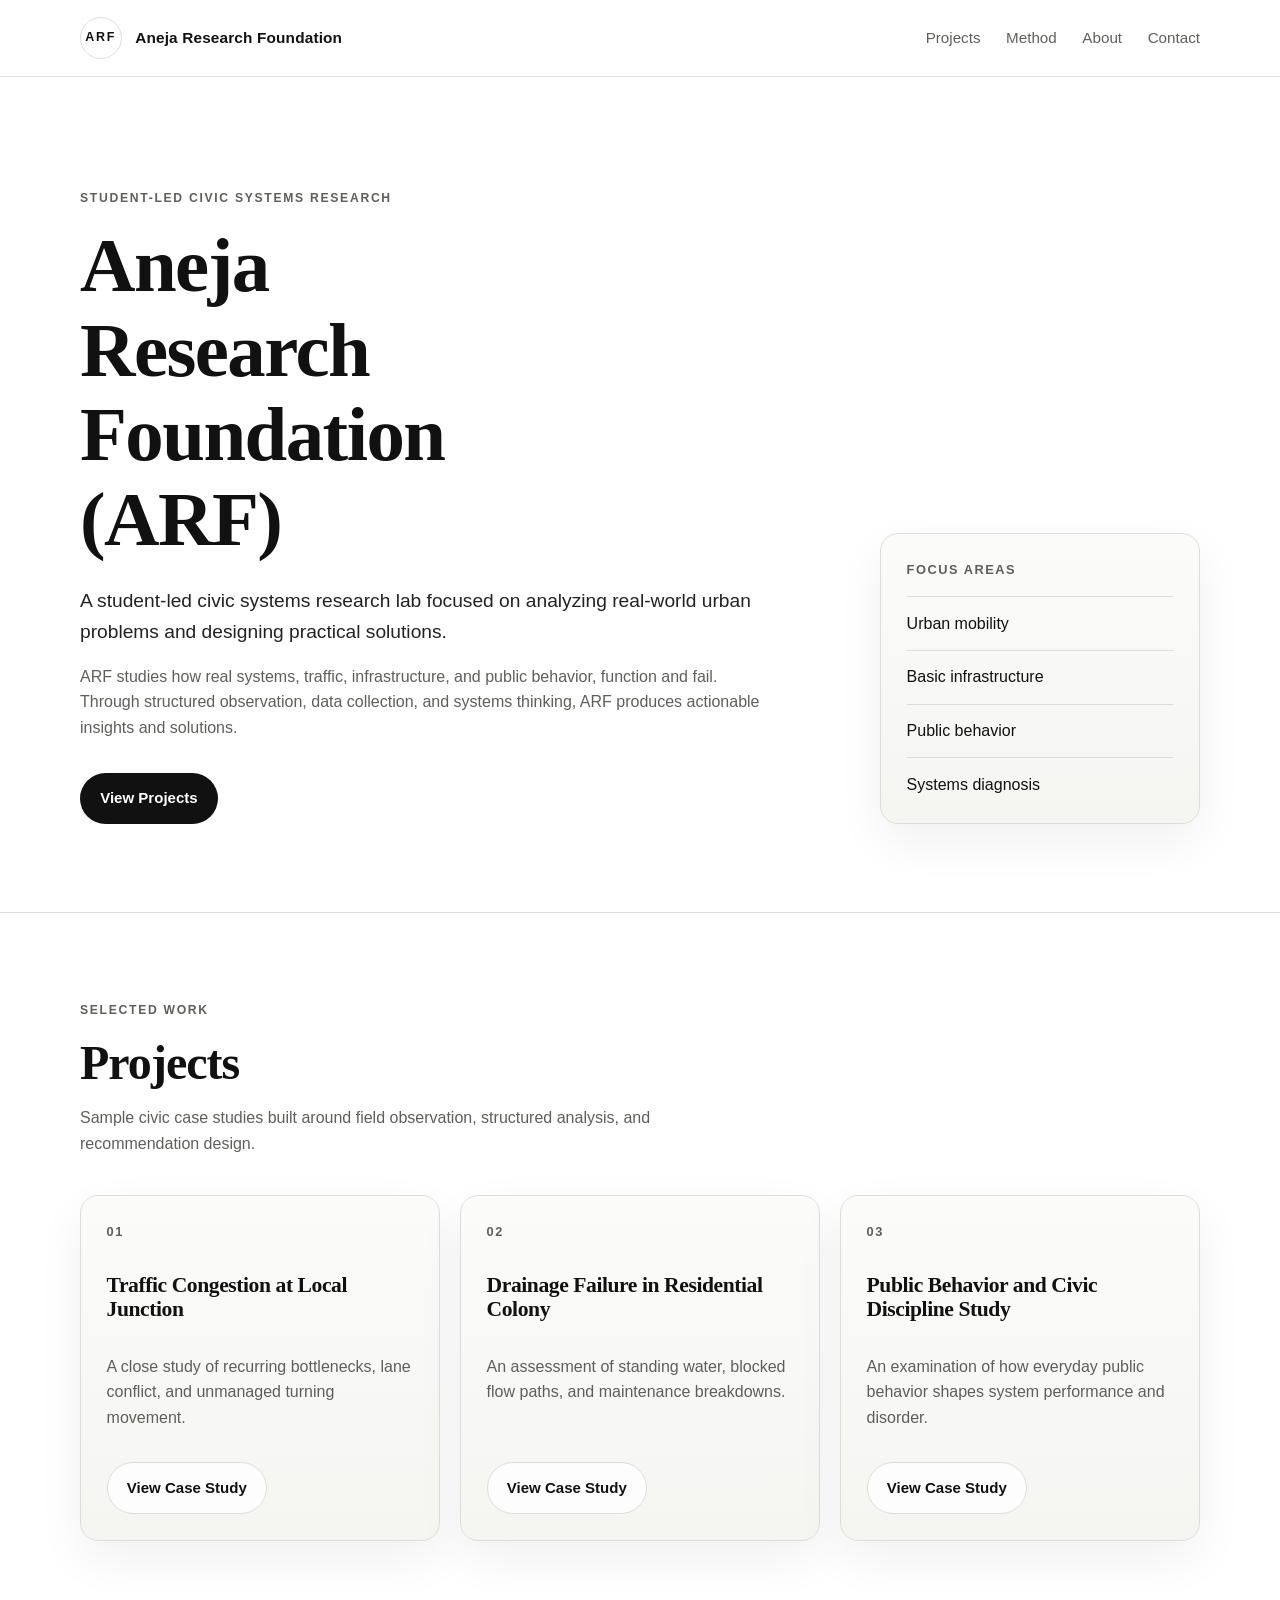
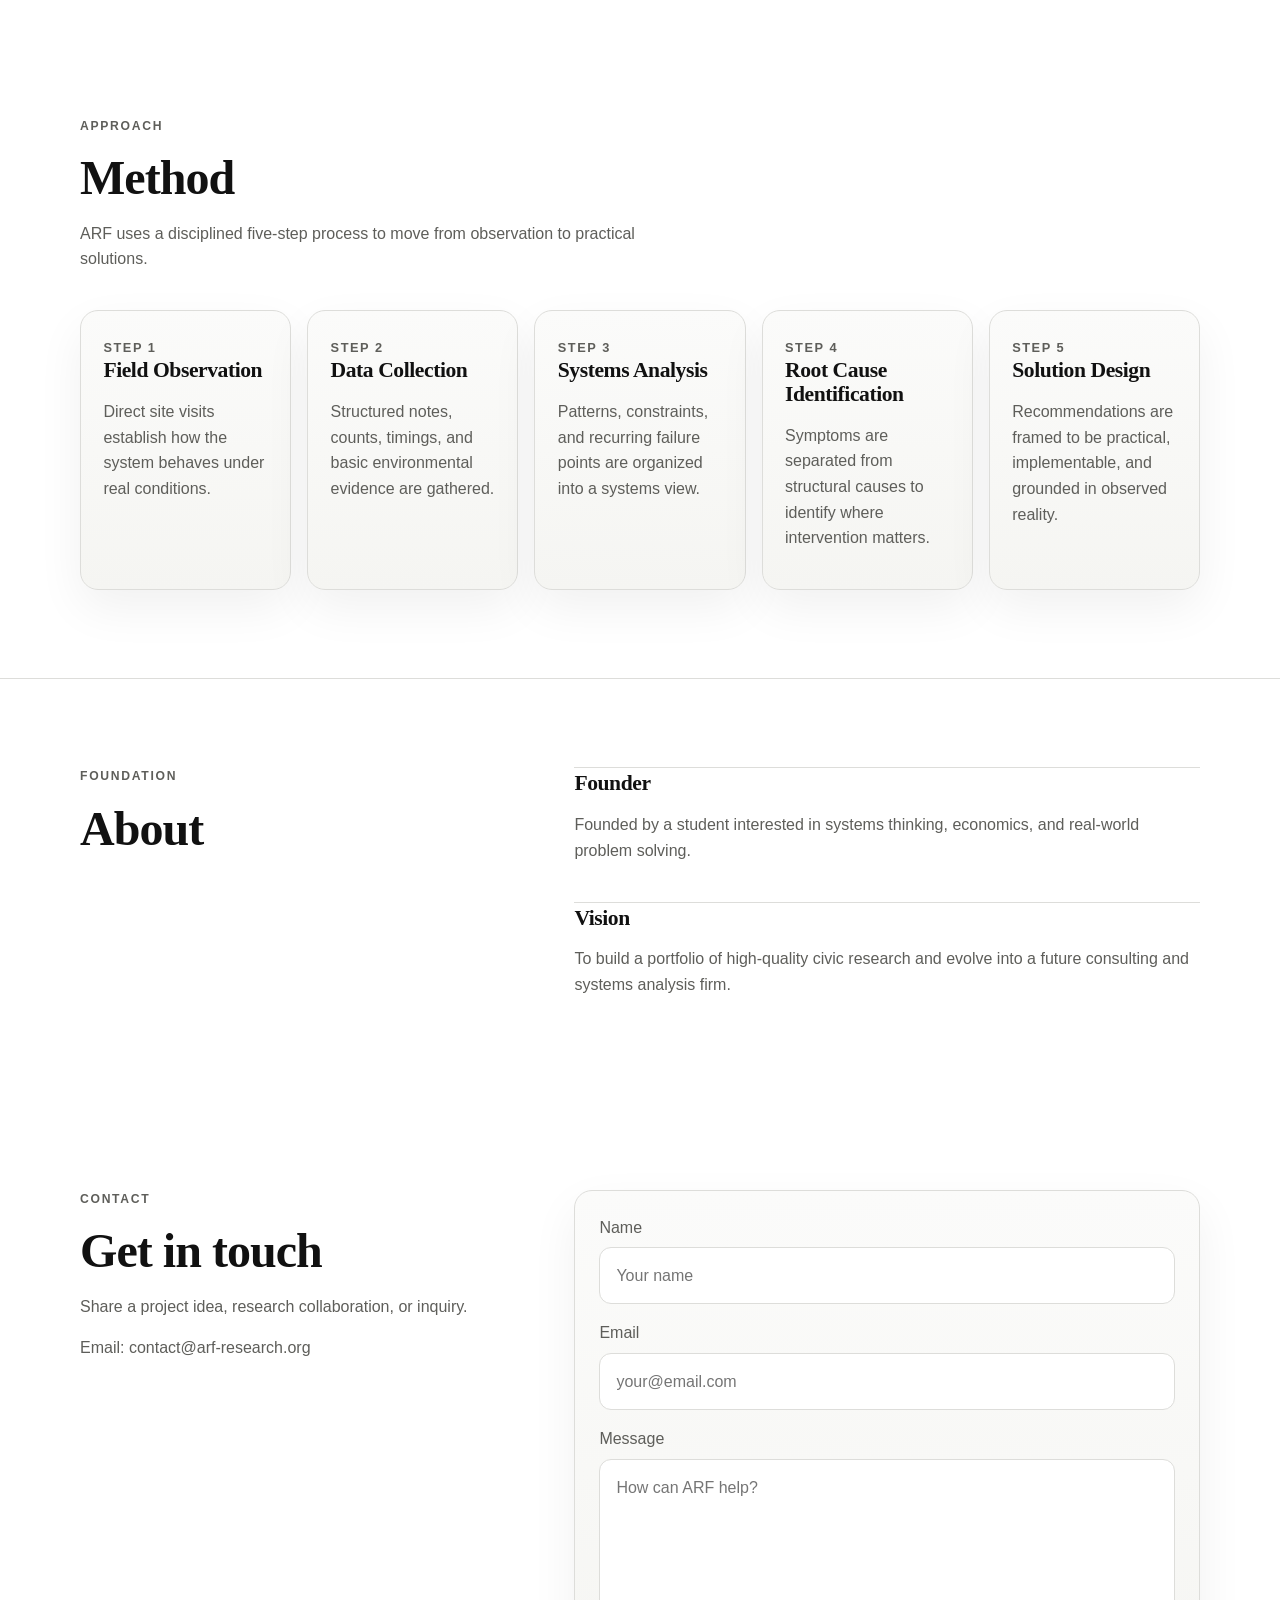
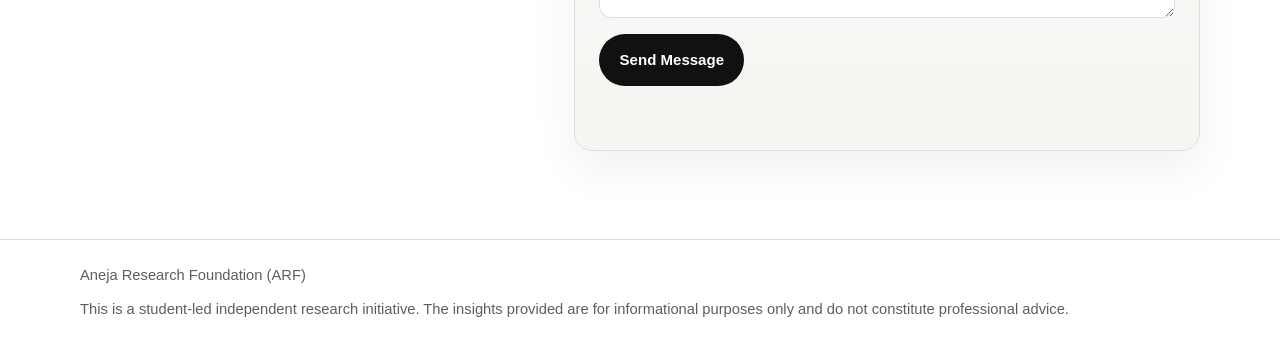
<file: index.html>
<!DOCTYPE html>
<html lang="en">
<head>
  <meta charset="UTF-8">
  <meta name="viewport" content="width=device-width, initial-scale=1.0">
  <title>Aneja Research Foundation (ARF)</title>
  <meta
    name="description"
    content="Aneja Research Foundation (ARF) is a student-led civic systems research lab focused on analyzing real-world urban problems and designing practical solutions."
  >
  <link rel="stylesheet" href="styles.css">
</head>
<body>
  <header class="site-header">
    <div class="container header-inner">
      <a class="brand" href="#home" aria-label="Aneja Research Foundation home">
        <span class="brand-mark">ARF</span>
        <span class="brand-text">Aneja Research Foundation</span>
      </a>
      <button class="nav-toggle" type="button" aria-expanded="false" aria-controls="site-nav">
        <span></span>
        <span></span>
      </button>
      <nav class="site-nav" id="site-nav" aria-label="Primary navigation">
        <a href="#projects">Projects</a>
        <a href="#method">Method</a>
        <a href="#about">About</a>
        <a href="#contact">Contact</a>
      </nav>
    </div>
  </header>

  <main>
    <section class="hero section" id="home">
      <div class="container hero-layout">
        <div class="hero-copy">
          <p class="eyebrow">Student-led civic systems research</p>
          <h1>Aneja Research Foundation (ARF)</h1>
          <p class="hero-subtitle">
            A student-led civic systems research lab focused on analyzing real-world urban problems and designing practical solutions.
          </p>
          <p class="hero-description">
            ARF studies how real systems, traffic, infrastructure, and public behavior, function and fail.
            Through structured observation, data collection, and systems thinking, ARF produces actionable insights and solutions.
          </p>
          <div class="hero-actions">
            <a class="button button-primary" href="#projects">View Projects</a>
          </div>
        </div>
        <aside class="hero-panel" aria-label="Research focus areas">
          <div class="panel-card">
            <p class="panel-label">Focus Areas</p>
            <ul class="focus-list">
              <li>Urban mobility</li>
              <li>Basic infrastructure</li>
              <li>Public behavior</li>
              <li>Systems diagnosis</li>
            </ul>
          </div>
        </aside>
      </div>
    </section>

    <section class="section section-border" id="projects">
      <div class="container">
        <div class="section-heading">
          <p class="eyebrow">Selected work</p>
          <h2>Projects</h2>
          <p>
            Sample civic case studies built around field observation, structured analysis, and recommendation design.
          </p>
        </div>
        <div class="project-grid">
          <article class="project-card">
            <p class="card-index">01</p>
            <h3>Traffic Congestion at Local Junction</h3>
            <p>A close study of recurring bottlenecks, lane conflict, and unmanaged turning movement.</p>
            <a class="button button-secondary" href="projects/traffic-congestion.html">View Case Study</a>
          </article>
          <article class="project-card">
            <p class="card-index">02</p>
            <h3>Drainage Failure in Residential Colony</h3>
            <p>An assessment of standing water, blocked flow paths, and maintenance breakdowns.</p>
            <a class="button button-secondary" href="projects/drainage-failure.html">View Case Study</a>
          </article>
          <article class="project-card">
            <p class="card-index">03</p>
            <h3>Public Behavior and Civic Discipline Study</h3>
            <p>An examination of how everyday public behavior shapes system performance and disorder.</p>
            <a class="button button-secondary" href="projects/public-behavior.html">View Case Study</a>
          </article>
        </div>
      </div>
    </section>

    <section class="section" id="method">
      <div class="container">
        <div class="section-heading">
          <p class="eyebrow">Approach</p>
          <h2>Method</h2>
          <p>
            ARF uses a disciplined five-step process to move from observation to practical solutions.
          </p>
        </div>
        <div class="method-list">
          <article class="method-item">
            <span class="method-step">Step 1</span>
            <h3>Field Observation</h3>
            <p>Direct site visits establish how the system behaves under real conditions.</p>
          </article>
          <article class="method-item">
            <span class="method-step">Step 2</span>
            <h3>Data Collection</h3>
            <p>Structured notes, counts, timings, and basic environmental evidence are gathered.</p>
          </article>
          <article class="method-item">
            <span class="method-step">Step 3</span>
            <h3>Systems Analysis</h3>
            <p>Patterns, constraints, and recurring failure points are organized into a systems view.</p>
          </article>
          <article class="method-item">
            <span class="method-step">Step 4</span>
            <h3>Root Cause Identification</h3>
            <p>Symptoms are separated from structural causes to identify where intervention matters.</p>
          </article>
          <article class="method-item">
            <span class="method-step">Step 5</span>
            <h3>Solution Design</h3>
            <p>Recommendations are framed to be practical, implementable, and grounded in observed reality.</p>
          </article>
        </div>
      </div>
    </section>

    <section class="section section-border" id="about">
      <div class="container about-grid">
        <div class="section-heading section-heading-tight">
          <p class="eyebrow">Foundation</p>
          <h2>About</h2>
        </div>
        <div class="about-copy">
          <div class="about-block">
            <h3>Founder</h3>
            <p>Founded by a student interested in systems thinking, economics, and real-world problem solving.</p>
          </div>
          <div class="about-block">
            <h3>Vision</h3>
            <p>To build a portfolio of high-quality civic research and evolve into a future consulting and systems analysis firm.</p>
          </div>
        </div>
      </div>
    </section>

    <section class="section" id="contact">
      <div class="container contact-grid">
        <div class="section-heading section-heading-tight">
          <p class="eyebrow">Contact</p>
          <h2>Get in touch</h2>
          <p>
            Share a project idea, research collaboration, or inquiry.
          </p>
          <p class="contact-email">Email: contact@arf-research.org</p>
        </div>
        <form class="contact-form" id="contact-form">
          <label>
            <span>Name</span>
            <input type="text" name="name" placeholder="Your name" required>
          </label>
          <label>
            <span>Email</span>
            <input type="email" name="email" placeholder="your@email.com" required>
          </label>
          <label>
            <span>Message</span>
            <textarea name="message" rows="5" placeholder="How can ARF help?" required></textarea>
          </label>
          <button class="button button-primary" type="submit">Send Message</button>
          <p class="form-note" id="form-note" aria-live="polite"></p>
        </form>
      </div>
    </section>
  </main>

  <footer class="site-footer">
    <div class="container footer-inner">
      <p>Aneja Research Foundation (ARF)</p>
      <p>
        This is a student-led independent research initiative. The insights provided are for informational purposes only and do not constitute professional advice.
      </p>
    </div>
  </footer>

  <script src="script.js"></script>
</body>
</html>
</file>
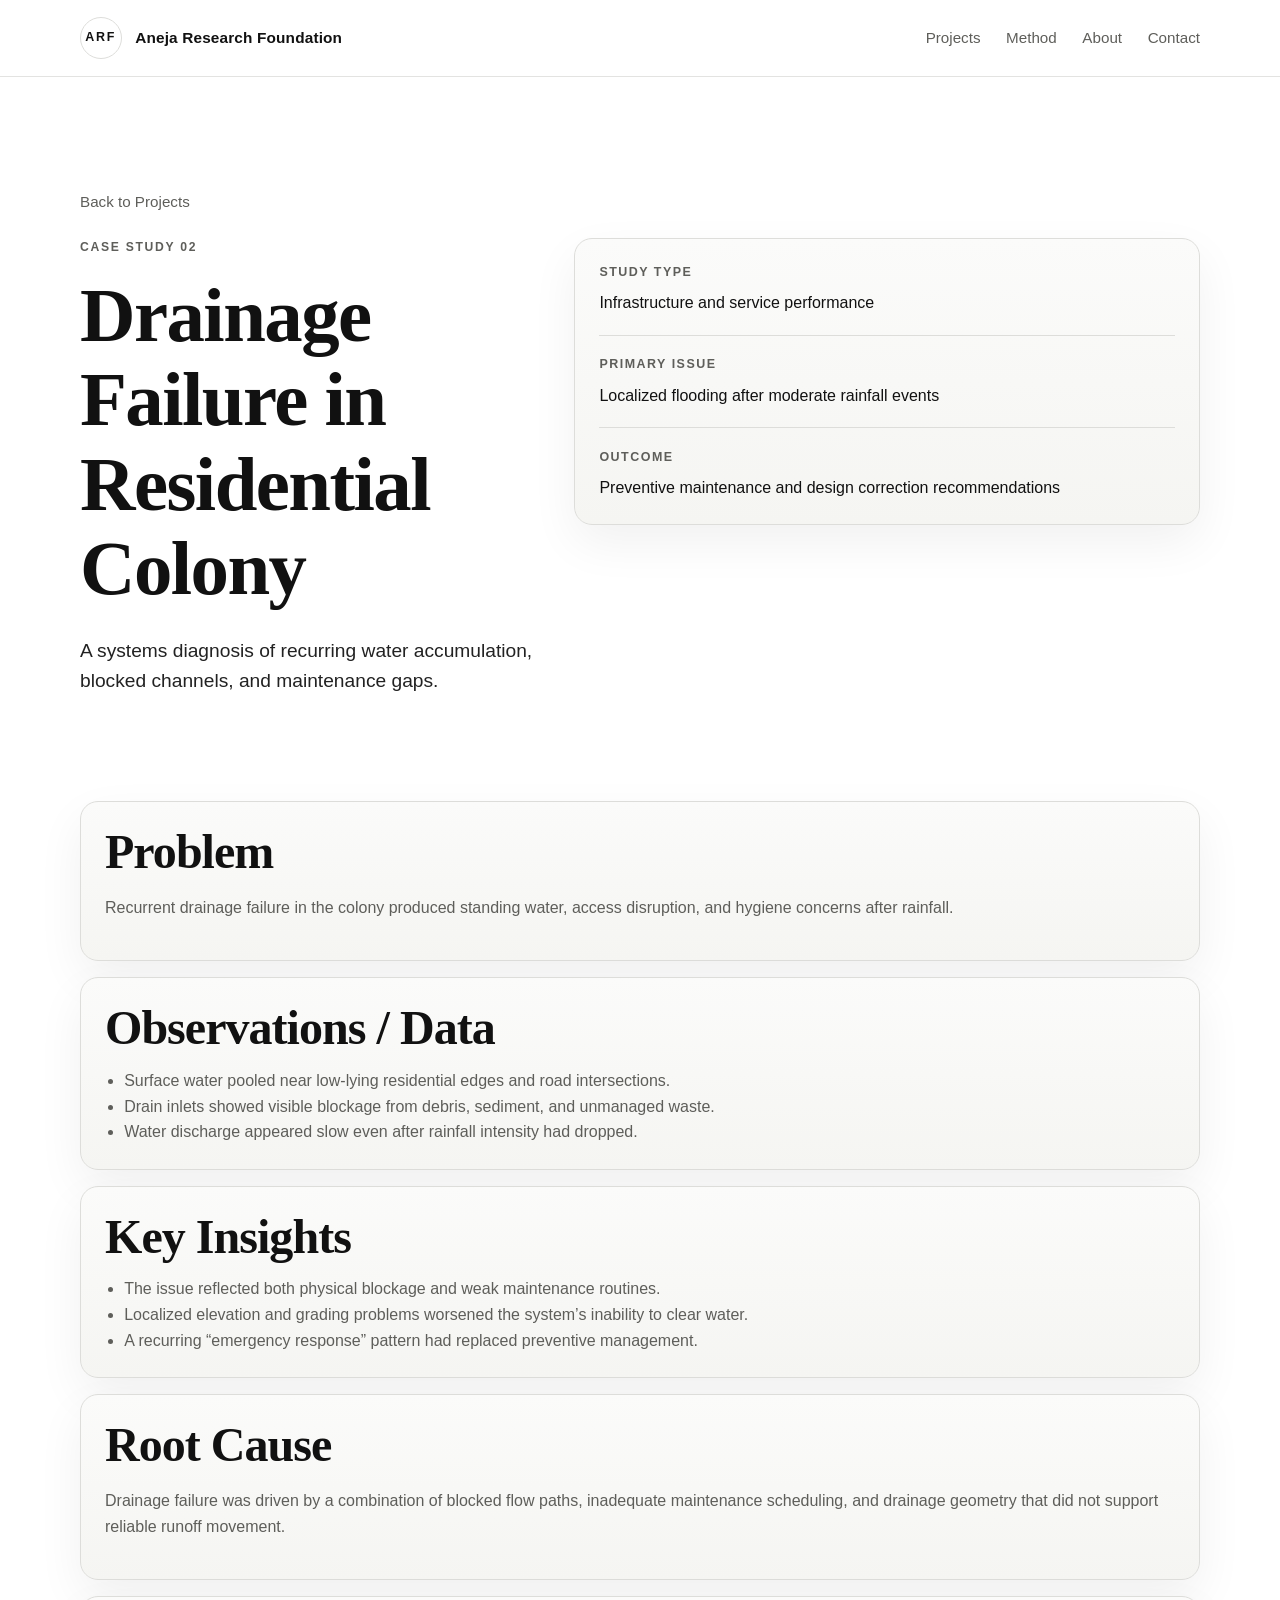
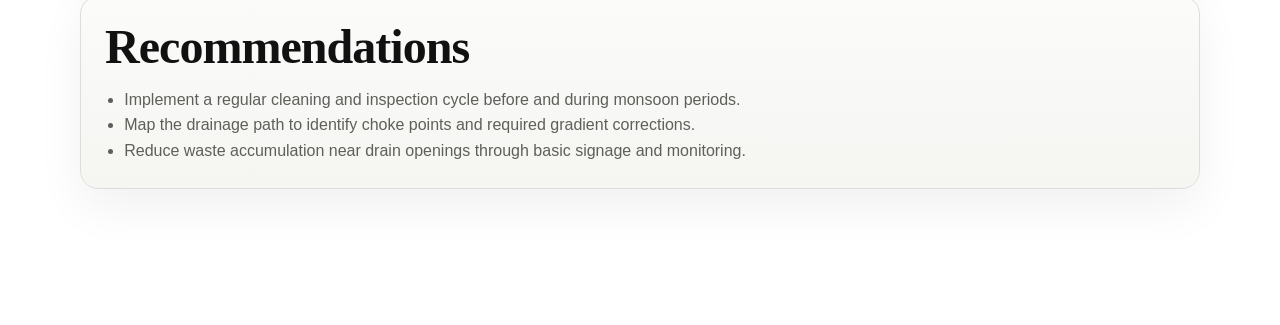
<file: drainage-failure.html>
<!DOCTYPE html>
<html lang="en">
<head>
  <meta charset="UTF-8">
  <meta name="viewport" content="width=device-width, initial-scale=1.0">
  <title>Drainage Failure in Residential Colony | ARF</title>
  <meta
    name="description"
    content="Case study from Aneja Research Foundation on drainage failure in a residential colony."
  >
  <link rel="stylesheet" href="../styles.css">
</head>
<body>
  <header class="site-header">
    <div class="container header-inner">
      <a class="brand" href="../index.html">
        <span class="brand-mark">ARF</span>
        <span class="brand-text">Aneja Research Foundation</span>
      </a>
      <button class="nav-toggle" type="button" aria-expanded="false" aria-controls="site-nav">
        <span></span>
        <span></span>
      </button>
      <nav class="site-nav" id="site-nav" aria-label="Primary navigation">
        <a href="../index.html#projects">Projects</a>
        <a href="../index.html#method">Method</a>
        <a href="../index.html#about">About</a>
        <a href="../index.html#contact">Contact</a>
      </nav>
    </div>
  </header>

  <main class="case-hero">
    <div class="container">
      <a class="back-link" href="../index.html#projects">Back to Projects</a>
      <div class="case-layout">
        <div>
          <p class="eyebrow">Case Study 02</p>
          <h1>Drainage Failure in Residential Colony</h1>
          <p class="hero-subtitle">
            A systems diagnosis of recurring water accumulation, blocked channels, and maintenance gaps.
          </p>
        </div>
        <aside class="case-summary">
          <dl>
            <div>
              <dt>Study Type</dt>
              <dd>Infrastructure and service performance</dd>
            </div>
            <div>
              <dt>Primary Issue</dt>
              <dd>Localized flooding after moderate rainfall events</dd>
            </div>
            <div>
              <dt>Outcome</dt>
              <dd>Preventive maintenance and design correction recommendations</dd>
            </div>
          </dl>
        </aside>
      </div>

      <div class="case-sections section">
        <section class="case-section">
          <h2>Problem</h2>
          <p>
            Recurrent drainage failure in the colony produced standing water, access disruption, and hygiene concerns after rainfall.
          </p>
        </section>

        <section class="case-section">
          <h2>Observations / Data</h2>
          <ul>
            <li>Surface water pooled near low-lying residential edges and road intersections.</li>
            <li>Drain inlets showed visible blockage from debris, sediment, and unmanaged waste.</li>
            <li>Water discharge appeared slow even after rainfall intensity had dropped.</li>
          </ul>
        </section>

        <section class="case-section">
          <h2>Key Insights</h2>
          <ul>
            <li>The issue reflected both physical blockage and weak maintenance routines.</li>
            <li>Localized elevation and grading problems worsened the system’s inability to clear water.</li>
            <li>A recurring “emergency response” pattern had replaced preventive management.</li>
          </ul>
        </section>

        <section class="case-section">
          <h2>Root Cause</h2>
          <p>
            Drainage failure was driven by a combination of blocked flow paths, inadequate maintenance scheduling, and drainage geometry that did not support reliable runoff movement.
          </p>
        </section>

        <section class="case-section">
          <h2>Recommendations</h2>
          <ul>
            <li>Implement a regular cleaning and inspection cycle before and during monsoon periods.</li>
            <li>Map the drainage path to identify choke points and required gradient corrections.</li>
            <li>Reduce waste accumulation near drain openings through basic signage and monitoring.</li>
          </ul>
        </section>
      </div>
    </div>
  </main>
  <script src="../script.js"></script>
</body>
</html>
</file>
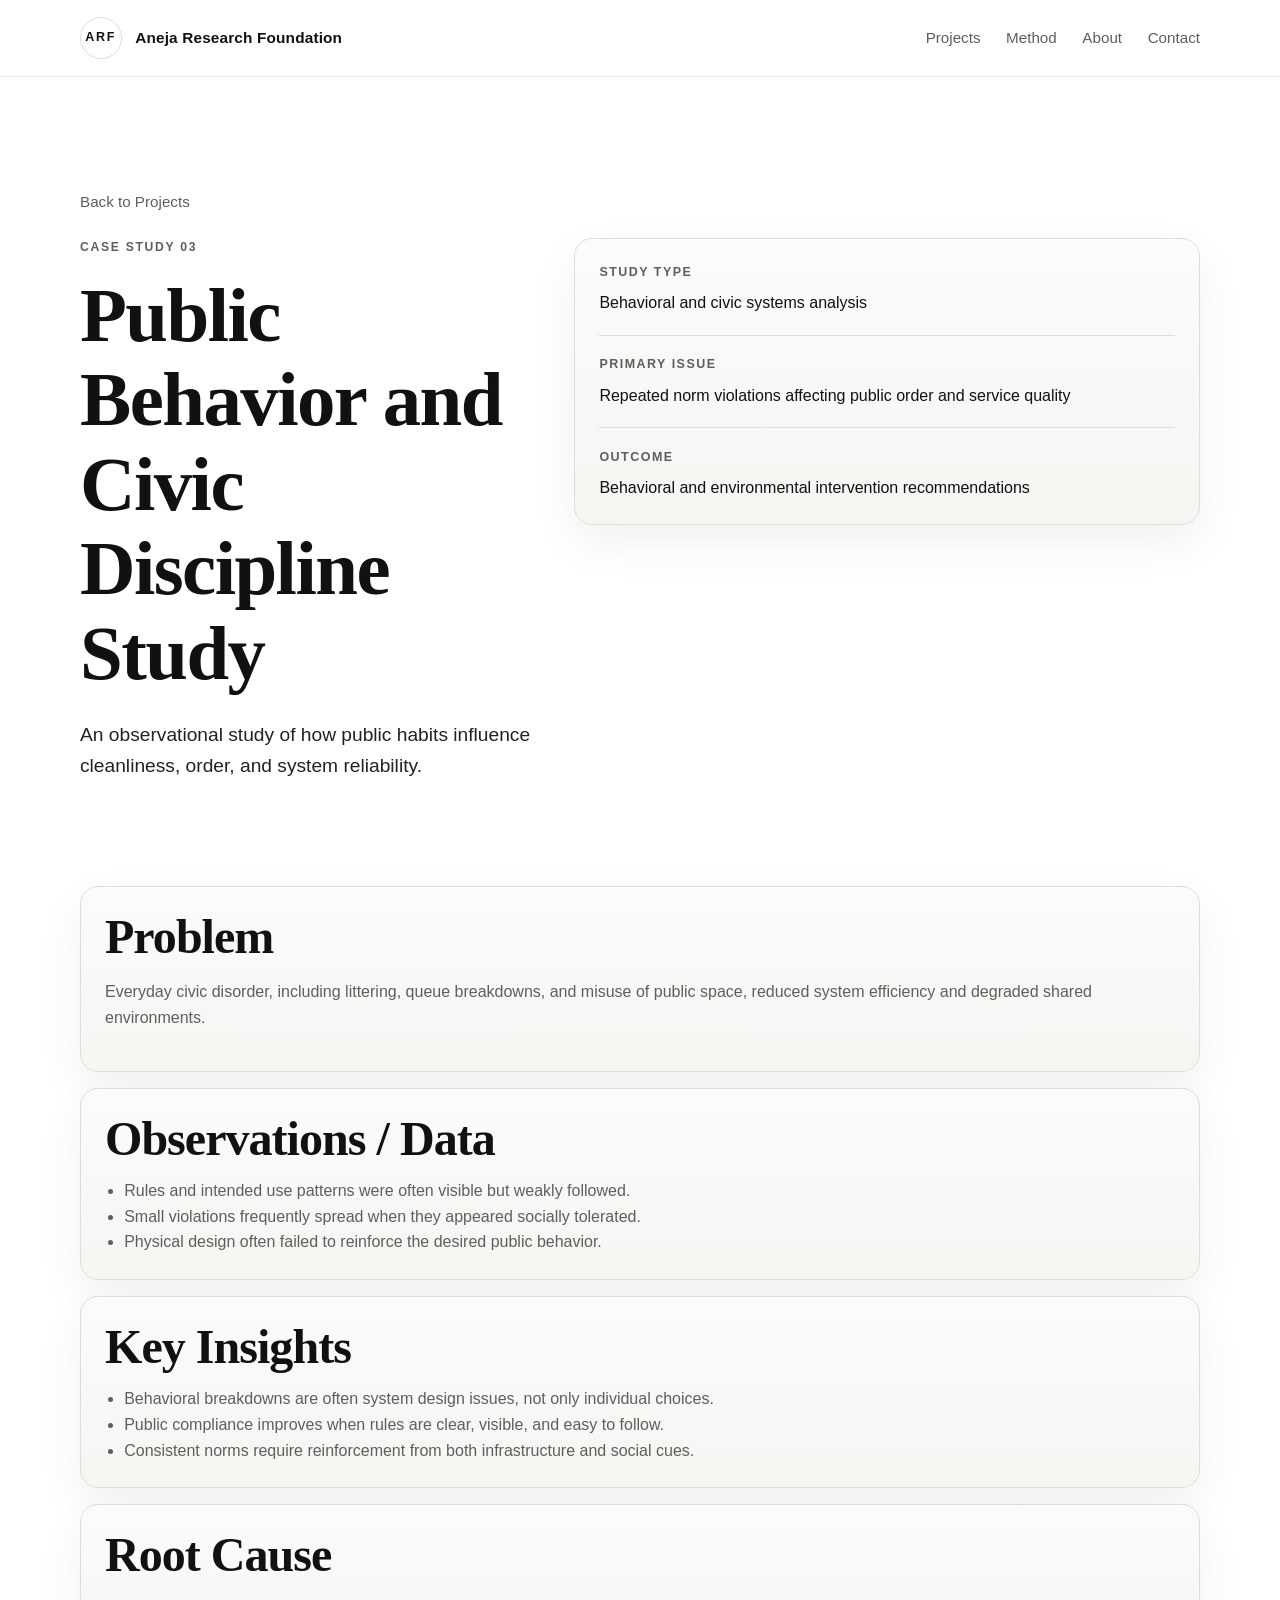
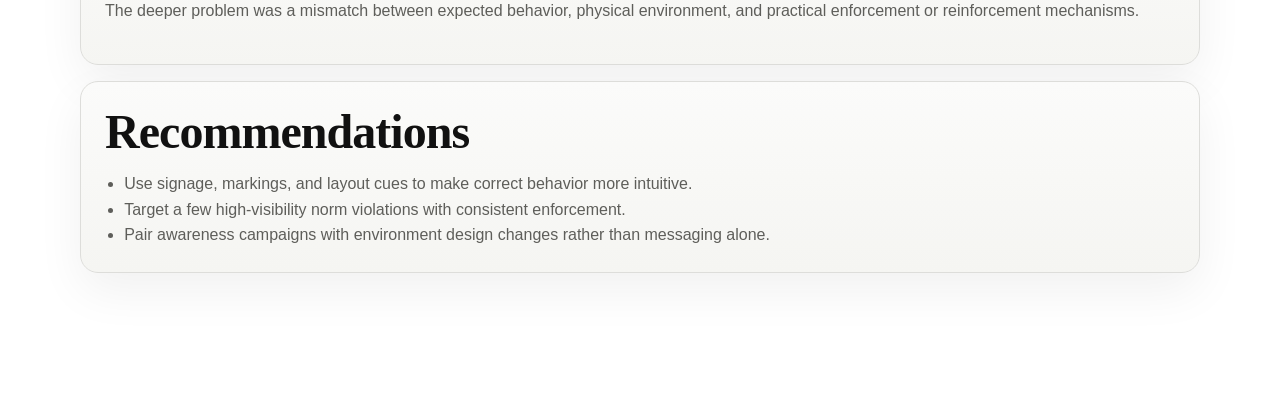
<file: public-behavior.html>
<!DOCTYPE html>
<html lang="en">
<head>
  <meta charset="UTF-8">
  <meta name="viewport" content="width=device-width, initial-scale=1.0">
  <title>Public Behavior and Civic Discipline Study | ARF</title>
  <meta
    name="description"
    content="Case study from Aneja Research Foundation on public behavior and civic discipline."
  >
  <link rel="stylesheet" href="../styles.css">
</head>
<body>
  <header class="site-header">
    <div class="container header-inner">
      <a class="brand" href="../index.html">
        <span class="brand-mark">ARF</span>
        <span class="brand-text">Aneja Research Foundation</span>
      </a>
      <button class="nav-toggle" type="button" aria-expanded="false" aria-controls="site-nav">
        <span></span>
        <span></span>
      </button>
      <nav class="site-nav" id="site-nav" aria-label="Primary navigation">
        <a href="../index.html#projects">Projects</a>
        <a href="../index.html#method">Method</a>
        <a href="../index.html#about">About</a>
        <a href="../index.html#contact">Contact</a>
      </nav>
    </div>
  </header>

  <main class="case-hero">
    <div class="container">
      <a class="back-link" href="../index.html#projects">Back to Projects</a>
      <div class="case-layout">
        <div>
          <p class="eyebrow">Case Study 03</p>
          <h1>Public Behavior and Civic Discipline Study</h1>
          <p class="hero-subtitle">
            An observational study of how public habits influence cleanliness, order, and system reliability.
          </p>
        </div>
        <aside class="case-summary">
          <dl>
            <div>
              <dt>Study Type</dt>
              <dd>Behavioral and civic systems analysis</dd>
            </div>
            <div>
              <dt>Primary Issue</dt>
              <dd>Repeated norm violations affecting public order and service quality</dd>
            </div>
            <div>
              <dt>Outcome</dt>
              <dd>Behavioral and environmental intervention recommendations</dd>
            </div>
          </dl>
        </aside>
      </div>

      <div class="case-sections section">
        <section class="case-section">
          <h2>Problem</h2>
          <p>
            Everyday civic disorder, including littering, queue breakdowns, and misuse of public space, reduced system efficiency and degraded shared environments.
          </p>
        </section>

        <section class="case-section">
          <h2>Observations / Data</h2>
          <ul>
            <li>Rules and intended use patterns were often visible but weakly followed.</li>
            <li>Small violations frequently spread when they appeared socially tolerated.</li>
            <li>Physical design often failed to reinforce the desired public behavior.</li>
          </ul>
        </section>

        <section class="case-section">
          <h2>Key Insights</h2>
          <ul>
            <li>Behavioral breakdowns are often system design issues, not only individual choices.</li>
            <li>Public compliance improves when rules are clear, visible, and easy to follow.</li>
            <li>Consistent norms require reinforcement from both infrastructure and social cues.</li>
          </ul>
        </section>

        <section class="case-section">
          <h2>Root Cause</h2>
          <p>
            The deeper problem was a mismatch between expected behavior, physical environment, and practical enforcement or reinforcement mechanisms.
          </p>
        </section>

        <section class="case-section">
          <h2>Recommendations</h2>
          <ul>
            <li>Use signage, markings, and layout cues to make correct behavior more intuitive.</li>
            <li>Target a few high-visibility norm violations with consistent enforcement.</li>
            <li>Pair awareness campaigns with environment design changes rather than messaging alone.</li>
          </ul>
        </section>
      </div>
    </div>
  </main>
  <script src="../script.js"></script>
</body>
</html>
</file>
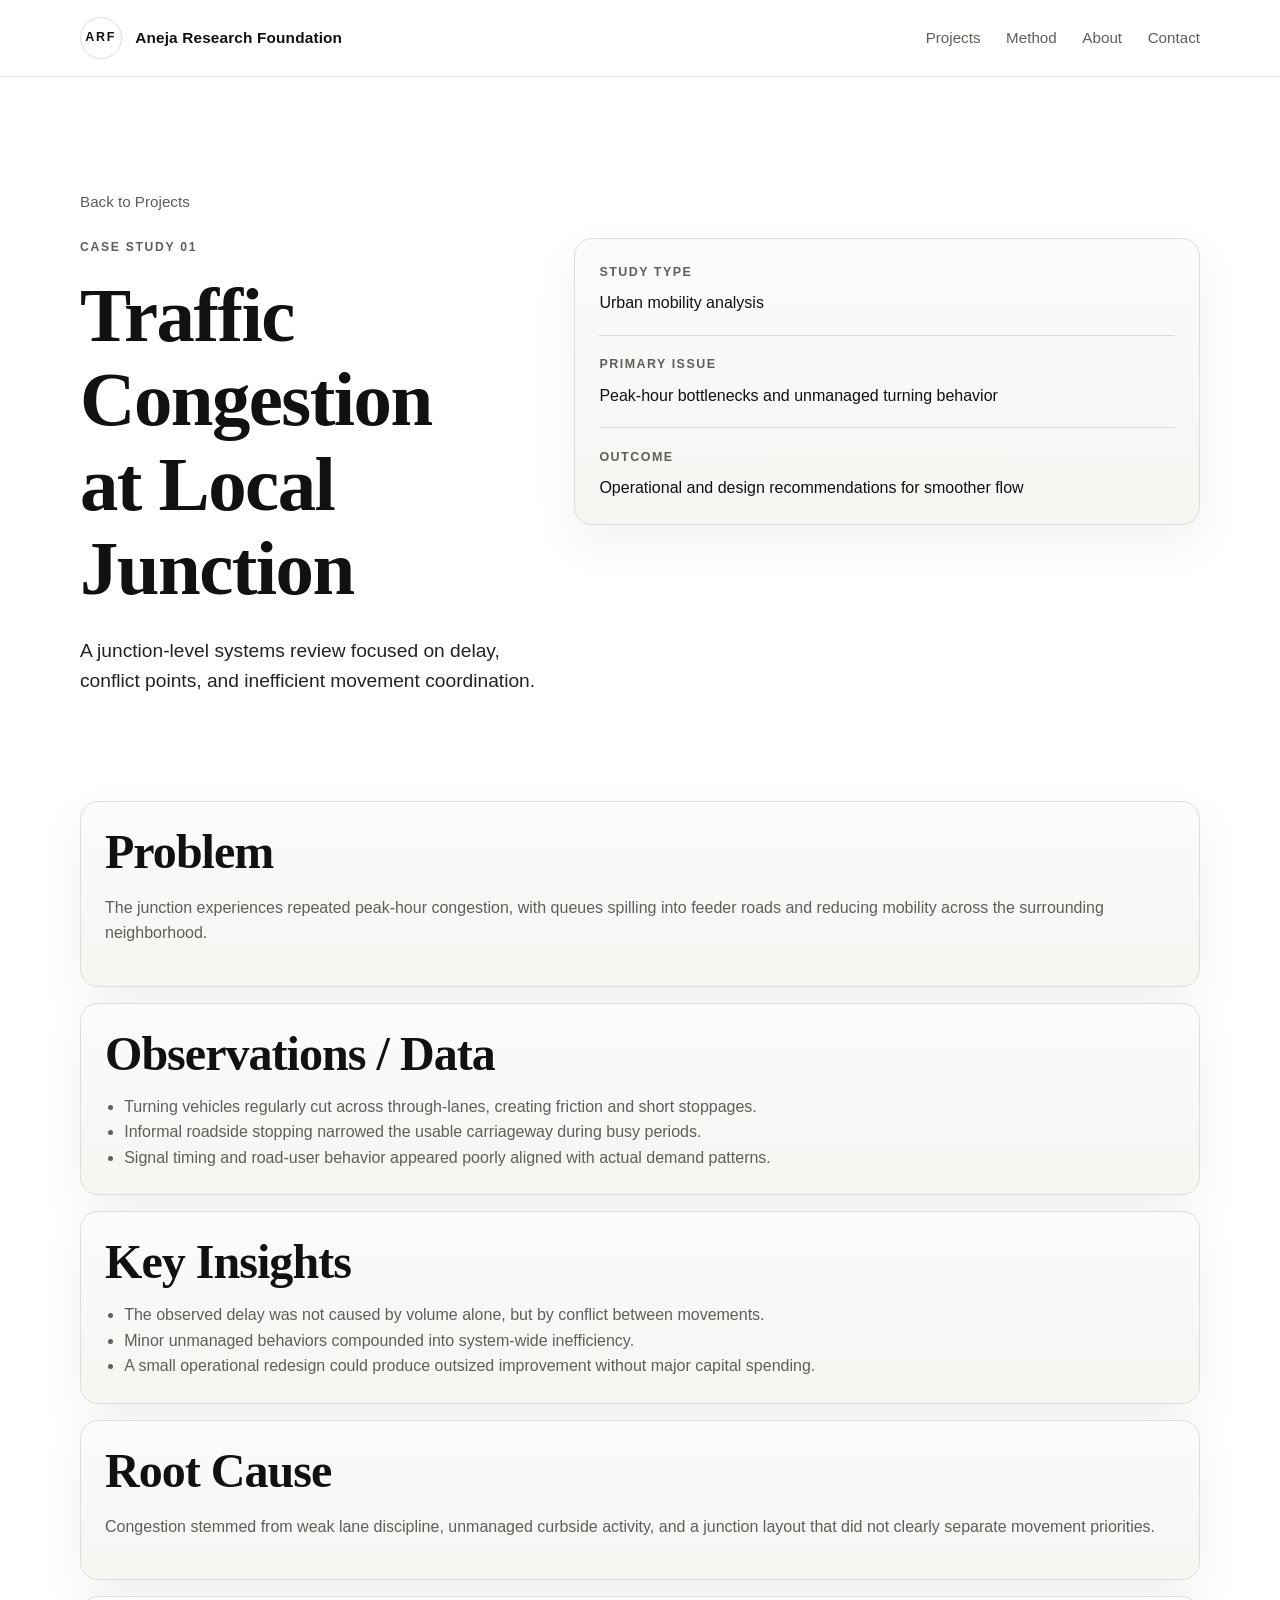
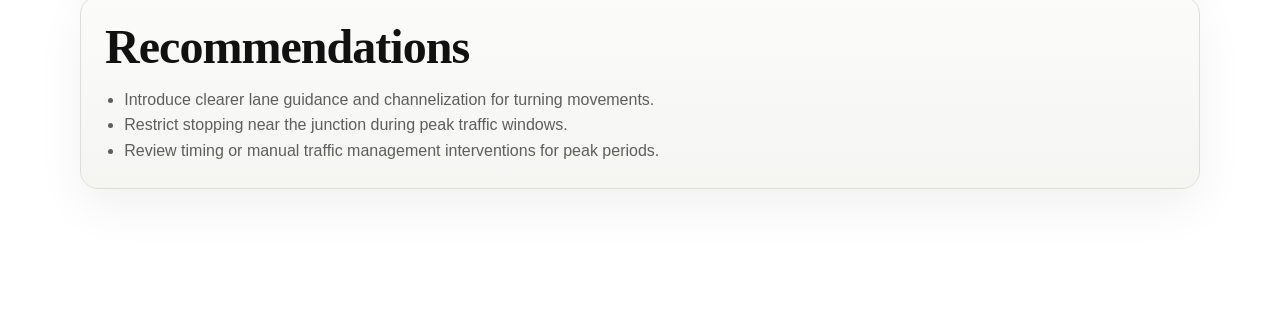
<file: traffic-congestion.html>
<!DOCTYPE html>
<html lang="en">
<head>
  <meta charset="UTF-8">
  <meta name="viewport" content="width=device-width, initial-scale=1.0">
  <title>Traffic Congestion at Local Junction | ARF</title>
  <meta
    name="description"
    content="Case study from Aneja Research Foundation on traffic congestion at a local urban junction."
  >
  <link rel="stylesheet" href="../styles.css">
</head>
<body>
  <header class="site-header">
    <div class="container header-inner">
      <a class="brand" href="../index.html">
        <span class="brand-mark">ARF</span>
        <span class="brand-text">Aneja Research Foundation</span>
      </a>
      <button class="nav-toggle" type="button" aria-expanded="false" aria-controls="site-nav">
        <span></span>
        <span></span>
      </button>
      <nav class="site-nav" id="site-nav" aria-label="Primary navigation">
        <a href="../index.html#projects">Projects</a>
        <a href="../index.html#method">Method</a>
        <a href="../index.html#about">About</a>
        <a href="../index.html#contact">Contact</a>
      </nav>
    </div>
  </header>

  <main class="case-hero">
    <div class="container">
      <a class="back-link" href="../index.html#projects">Back to Projects</a>
      <div class="case-layout">
        <div>
          <p class="eyebrow">Case Study 01</p>
          <h1>Traffic Congestion at Local Junction</h1>
          <p class="hero-subtitle">
            A junction-level systems review focused on delay, conflict points, and inefficient movement coordination.
          </p>
        </div>
        <aside class="case-summary">
          <dl>
            <div>
              <dt>Study Type</dt>
              <dd>Urban mobility analysis</dd>
            </div>
            <div>
              <dt>Primary Issue</dt>
              <dd>Peak-hour bottlenecks and unmanaged turning behavior</dd>
            </div>
            <div>
              <dt>Outcome</dt>
              <dd>Operational and design recommendations for smoother flow</dd>
            </div>
          </dl>
        </aside>
      </div>

      <div class="case-sections section">
        <section class="case-section">
          <h2>Problem</h2>
          <p>
            The junction experiences repeated peak-hour congestion, with queues spilling into feeder roads and reducing mobility across the surrounding neighborhood.
          </p>
        </section>

        <section class="case-section">
          <h2>Observations / Data</h2>
          <ul>
            <li>Turning vehicles regularly cut across through-lanes, creating friction and short stoppages.</li>
            <li>Informal roadside stopping narrowed the usable carriageway during busy periods.</li>
            <li>Signal timing and road-user behavior appeared poorly aligned with actual demand patterns.</li>
          </ul>
        </section>

        <section class="case-section">
          <h2>Key Insights</h2>
          <ul>
            <li>The observed delay was not caused by volume alone, but by conflict between movements.</li>
            <li>Minor unmanaged behaviors compounded into system-wide inefficiency.</li>
            <li>A small operational redesign could produce outsized improvement without major capital spending.</li>
          </ul>
        </section>

        <section class="case-section">
          <h2>Root Cause</h2>
          <p>
            Congestion stemmed from weak lane discipline, unmanaged curbside activity, and a junction layout that did not clearly separate movement priorities.
          </p>
        </section>

        <section class="case-section">
          <h2>Recommendations</h2>
          <ul>
            <li>Introduce clearer lane guidance and channelization for turning movements.</li>
            <li>Restrict stopping near the junction during peak traffic windows.</li>
            <li>Review timing or manual traffic management interventions for peak periods.</li>
          </ul>
        </section>
      </div>
    </div>
  </main>
  <script src="../script.js"></script>
</body>
</html>
</file>
<file: styles.css>
:root {
  --bg: #ffffff;
  --surface: #f7f7f5;
  --surface-strong: #efefec;
  --text: #111111;
  --muted: #5e5e5a;
  --line: #ddddda;
  --accent: #1f3a5f;
  --shadow: 0 18px 48px rgba(17, 17, 17, 0.06);
  --container: 1120px;
  --radius: 18px;
}

* {
  box-sizing: border-box;
}

html {
  scroll-behavior: smooth;
}

body {
  margin: 0;
  background: var(--bg);
  color: var(--text);
  font-family: "Aptos", "Avenir Next", "Segoe UI", sans-serif;
  line-height: 1.6;
}

a {
  color: inherit;
  text-decoration: none;
}

img {
  max-width: 100%;
}

button,
input,
textarea {
  font: inherit;
}

.container {
  width: min(calc(100% - 2rem), var(--container));
  margin: 0 auto;
}

.section {
  padding: 5.5rem 0;
}

.section-border {
  border-top: 1px solid var(--line);
}

.site-header {
  position: sticky;
  top: 0;
  z-index: 20;
  background: rgba(255, 255, 255, 0.94);
  border-bottom: 1px solid rgba(221, 221, 218, 0.8);
  backdrop-filter: blur(12px);
}

.header-inner {
  display: flex;
  align-items: center;
  justify-content: space-between;
  gap: 1rem;
  min-height: 4.75rem;
}

.brand {
  display: inline-flex;
  align-items: center;
  gap: 0.85rem;
  min-width: 0;
}

.brand-mark {
  display: inline-flex;
  align-items: center;
  justify-content: center;
  width: 2.6rem;
  height: 2.6rem;
  border: 1px solid var(--line);
  border-radius: 999px;
  font-size: 0.78rem;
  font-weight: 700;
  letter-spacing: 0.14em;
}

.brand-text {
  font-size: 0.96rem;
  font-weight: 600;
  letter-spacing: 0.01em;
}

.site-nav {
  display: flex;
  align-items: center;
  gap: 1.6rem;
}

.site-nav a {
  color: var(--muted);
  font-size: 0.95rem;
}

.site-nav a:hover,
.site-nav a:focus-visible {
  color: var(--text);
}

.nav-toggle {
  display: none;
  flex-direction: column;
  gap: 0.35rem;
  padding: 0;
  border: 0;
  background: transparent;
}

.nav-toggle span {
  display: block;
  width: 1.45rem;
  height: 2px;
  background: var(--text);
}

.hero {
  padding-top: 7rem;
}

.hero-layout {
  display: grid;
  grid-template-columns: minmax(0, 1.5fr) minmax(280px, 0.8fr);
  gap: 2rem;
  align-items: end;
}

.eyebrow {
  margin: 0 0 1rem;
  color: var(--muted);
  font-size: 0.76rem;
  font-weight: 700;
  letter-spacing: 0.14em;
  text-transform: uppercase;
}

h1,
h2,
h3 {
  margin: 0;
  font-family: "Iowan Old Style", "Palatino Linotype", "Book Antiqua", Georgia, serif;
  line-height: 1.1;
  letter-spacing: -0.02em;
}

h1 {
  max-width: 11ch;
  font-size: clamp(2.9rem, 6vw, 5.4rem);
}

h2 {
  font-size: clamp(2rem, 4vw, 3rem);
}

h3 {
  font-size: 1.35rem;
}

.hero-subtitle {
  max-width: 44rem;
  margin: 1.5rem 0 1rem;
  font-size: 1.2rem;
  color: #222222;
}

.hero-description,
.section-heading p,
.project-card p,
.method-item p,
.about-block p,
.contact-email,
.contact-form span,
.footer-inner p,
.case-section p,
.case-section li {
  color: var(--muted);
}

.hero-description {
  max-width: 43rem;
  margin: 0;
  font-size: 1rem;
}

.hero-actions {
  margin-top: 2rem;
}

.hero-panel {
  display: flex;
  justify-content: flex-end;
}

.panel-card,
.project-card,
.method-item,
.contact-form,
.case-section,
.case-summary {
  background: linear-gradient(180deg, #fbfbfa 0%, #f5f5f2 100%);
  border: 1px solid var(--line);
  border-radius: var(--radius);
  box-shadow: var(--shadow);
}

.panel-card {
  width: min(100%, 320px);
  padding: 1.6rem;
}

.panel-label,
.card-index,
.method-step {
  margin: 0 0 1rem;
  color: var(--muted);
  font-size: 0.8rem;
  font-weight: 700;
  letter-spacing: 0.12em;
  text-transform: uppercase;
}

.focus-list {
  display: grid;
  gap: 0.85rem;
  margin: 0;
  padding: 0;
  list-style: none;
}

.focus-list li {
  padding-top: 0.85rem;
  border-top: 1px solid var(--line);
}

.section-heading {
  max-width: 38rem;
  margin-bottom: 2.4rem;
}

.section-heading-tight {
  margin-bottom: 0;
}

.project-grid {
  display: grid;
  grid-template-columns: repeat(3, minmax(0, 1fr));
  gap: 1.25rem;
}

.project-card {
  display: flex;
  flex-direction: column;
  gap: 1rem;
  padding: 1.6rem;
  min-height: 100%;
}

.project-card .button {
  margin-top: auto;
}

.method-list {
  display: grid;
  grid-template-columns: repeat(5, minmax(0, 1fr));
  gap: 1rem;
}

.method-item {
  padding: 1.4rem;
}

.about-grid,
.contact-grid,
.case-layout {
  display: grid;
  grid-template-columns: minmax(0, 0.85fr) minmax(0, 1.15fr);
  gap: 2rem;
}

.about-copy {
  display: grid;
  gap: 1.4rem;
}

.about-block {
  padding-top: 0.25rem;
  border-top: 1px solid var(--line);
}

.contact-form {
  display: grid;
  gap: 1rem;
  padding: 1.5rem;
}

.contact-form label {
  display: grid;
  gap: 0.45rem;
}

.contact-form input,
.contact-form textarea {
  width: 100%;
  padding: 0.92rem 1rem;
  border: 1px solid var(--line);
  border-radius: 12px;
  background: #ffffff;
  color: var(--text);
}

.contact-form input:focus,
.contact-form textarea:focus {
  outline: 2px solid rgba(31, 58, 95, 0.15);
  border-color: rgba(31, 58, 95, 0.35);
}

.form-note {
  min-height: 1.5rem;
  margin: 0;
  font-size: 0.92rem;
}

.button {
  display: inline-flex;
  align-items: center;
  justify-content: center;
  width: fit-content;
  min-height: 2.95rem;
  padding: 0.8rem 1.2rem;
  border-radius: 999px;
  border: 1px solid transparent;
  font-size: 0.94rem;
  font-weight: 600;
  transition: transform 0.2s ease, background-color 0.2s ease, color 0.2s ease, border-color 0.2s ease;
}

.button:hover,
.button:focus-visible {
  transform: translateY(-1px);
}

.button-primary {
  background: var(--text);
  color: #ffffff;
}

.button-primary:hover,
.button-primary:focus-visible {
  background: #262626;
}

.button-secondary {
  border-color: var(--line);
  background: rgba(255, 255, 255, 0.82);
  color: var(--text);
}

.button-secondary:hover,
.button-secondary:focus-visible {
  border-color: #c4c4c0;
  background: #ffffff;
}

.site-footer {
  border-top: 1px solid var(--line);
}

.footer-inner {
  display: grid;
  gap: 0.65rem;
  padding: 1.5rem 0 2rem;
}

.footer-inner p {
  margin: 0;
  font-size: 0.92rem;
}

.case-hero {
  padding: 7rem 0 3rem;
}

.back-link {
  display: inline-flex;
  margin-bottom: 1.5rem;
  color: var(--muted);
  font-size: 0.95rem;
}

.case-layout {
  align-items: start;
}

.case-summary {
  padding: 1.5rem;
}

.case-summary dl {
  margin: 0;
}

.case-summary div + div {
  margin-top: 1.2rem;
  padding-top: 1.2rem;
  border-top: 1px solid var(--line);
}

.case-summary dt {
  color: var(--muted);
  font-size: 0.78rem;
  font-weight: 700;
  letter-spacing: 0.12em;
  text-transform: uppercase;
}

.case-summary dd {
  margin: 0.45rem 0 0;
}

.case-sections {
  display: grid;
  gap: 1rem;
}

.case-section {
  padding: 1.5rem;
}

.case-section ul {
  margin: 0.8rem 0 0;
  padding-left: 1.2rem;
}

@media (max-width: 1024px) {
  .project-grid {
    grid-template-columns: repeat(2, minmax(0, 1fr));
  }

  .method-list {
    grid-template-columns: repeat(2, minmax(0, 1fr));
  }

  .hero-layout,
  .about-grid,
  .contact-grid,
  .case-layout {
    grid-template-columns: 1fr;
  }

  .hero-panel {
    justify-content: flex-start;
  }
}

@media (max-width: 720px) {
  .section {
    padding: 4.5rem 0;
  }

  .header-inner {
    flex-wrap: wrap;
    padding: 0.85rem 0;
  }

  .nav-toggle {
    display: inline-flex;
  }

  .site-nav {
    display: none;
    width: 100%;
    flex-direction: column;
    align-items: flex-start;
    gap: 0.9rem;
    padding: 0.65rem 0 0.2rem;
  }

  .site-nav.is-open {
    display: flex;
  }

  .brand-text {
    max-width: 13rem;
    font-size: 0.9rem;
  }

  h1 {
    max-width: none;
  }

  .hero {
    padding-top: 6rem;
  }

  .project-grid,
  .method-list {
    grid-template-columns: 1fr;
  }

  .button {
    width: 100%;
  }
}
</file>
